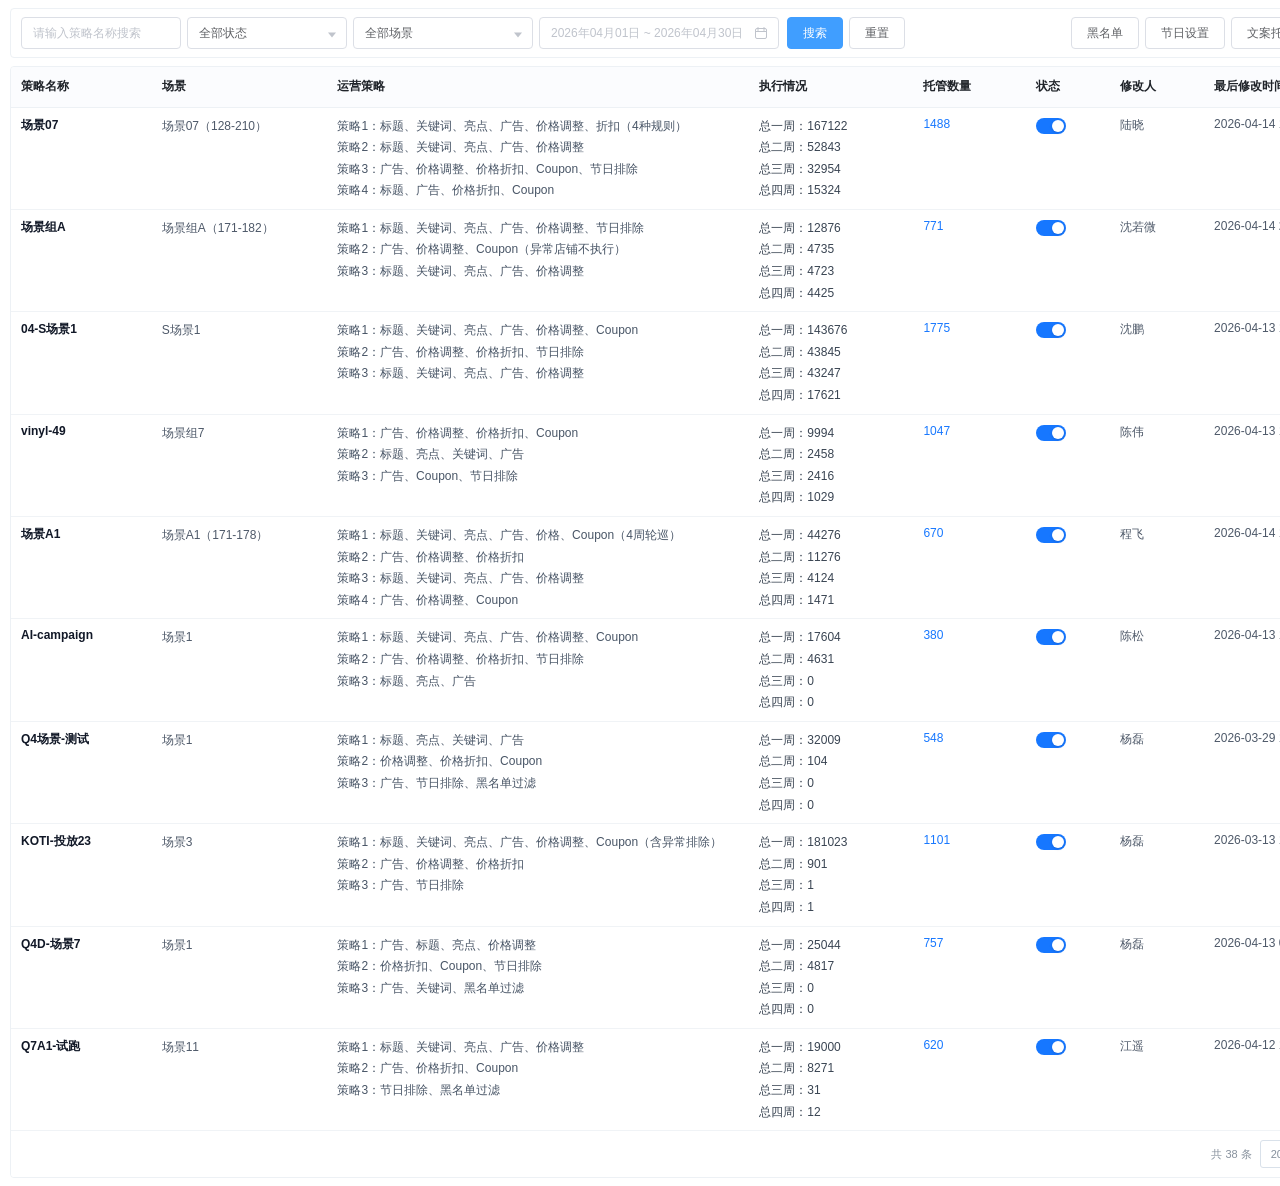
<file: FBA智能托管3.0/index.html>
<!DOCTYPE html>
<html lang="zh-CN">
<head>
  <meta charset="UTF-8" />
  <meta name="viewport" content="width=device-width, initial-scale=1.0" />
  <title>FBA智能托管3.0</title>
  <link rel="stylesheet" href="./styles.css" />
</head>
<body>
  <div class="page-shell">
    <header class="topbar">
      <div class="filters">
        <div class="field text-field keyword-filter">
          <span class="field-label">策略名称搜索</span>
          <input type="text" value="" placeholder="请输入策略名称搜索" />
        </div>
        <div class="field select-field">
          <span class="field-label">状态</span>
          <select>
            <option>全部状态</option>
            <option>启用</option>
            <option>禁用</option>
          </select>
        </div>
        <div class="field select-field scene-filter">
          <span class="field-label">场景</span>
          <select>
            <option>全部场景</option>
            <option>场景A（91-120）</option>
            <option>场景B（121-150）</option>
            <option>场景C（151-180）</option>
            <option>场景D（181-210）</option>
          </select>
        </div>
        <div class="field date-field">
          <span class="field-label">时间</span>
          <input type="text" placeholder="2026年04月01日 ~ 2026年04月30日" />
        </div>
        <div class="toolbar-buttons">
          <button class="btn btn-primary">搜索</button>
          <button class="btn btn-default">重置</button>
        </div>
      </div>
      <div class="actions">
        <button class="btn btn-outline" type="button" data-open-blacklist>黑名单</button>
        <button class="btn btn-outline">节日设置</button>
        <button class="btn btn-outline">文案托管</button>
        <button class="btn btn-primary">新增策略</button>
        <button class="btn btn-outline">导入</button>
      </div>
    </header>

    <main class="table-card">
      <table class="listing-table">
        <colgroup>
          <col class="col-name" />
          <col class="col-scene" />
          <col class="col-strategy" />
          <col class="col-execution" />
          <col class="col-count" />
          <col class="col-status" />
          <col class="col-editor" />
          <col class="col-time" />
          <col class="col-op" />
        </colgroup>
        <thead>
          <tr>
            <th>策略名称</th>
            <th>场景</th>
            <th>运营策略</th>
            <th>执行情况</th>
            <th>托管数量</th>
            <th>状态</th>
            <th>修改人</th>
            <th>最后修改时间</th>
            <th>操作</th>
          </tr>
        </thead>
        <tbody>
          <tr>
            <td><div class="name-cell"><strong>场景07</strong></div></td>
            <td><span class="plain-text">场景07（128-210）</span></td>
            <td><div class="multi-line"><span>策略1：标题、关键词、亮点、广告、价格调整、折扣（4种规则）</span><span>策略2：标题、关键词、亮点、广告、价格调整</span><span>策略3：广告、价格调整、价格折扣、Coupon、节日排除</span><span>策略4：标题、广告、价格折扣、Coupon</span></div></td>
            <td><div class="metric-cell"><span>总一周：167122</span><span>总二周：52843</span><span>总三周：32954</span><span>总四周：15324</span></div></td>
            <td><a href="#" class="link-number">1488</a></td>
            <td><label class="switch"><input type="checkbox" checked /><span class="slider"></span></label></td>
            <td>陆晓</td>
            <td>2026-04-14 10:34:34</td>
            <td><a href="#" class="op-link">编辑</a><a href="#" class="op-link">更多</a></td>
          </tr>
          <tr>
            <td><div class="name-cell"><strong>场景组A</strong></div></td>
            <td><span class="plain-text">场景组A（171-182）</span></td>
            <td><div class="multi-line"><span>策略1：标题、关键词、亮点、广告、价格调整、节日排除</span><span>策略2：广告、价格调整、Coupon（异常店铺不执行）</span><span>策略3：标题、关键词、亮点、广告、价格调整</span></div></td>
            <td><div class="metric-cell"><span>总一周：12876</span><span>总二周：4735</span><span>总三周：4723</span><span>总四周：4425</span></div></td>
            <td><a href="#" class="link-number">771</a></td>
            <td><label class="switch"><input type="checkbox" checked /><span class="slider"></span></label></td>
            <td>沈若微</td>
            <td>2026-04-14 21:04:09</td>
            <td><a href="#" class="op-link">编辑</a><a href="#" class="op-link">更多</a></td>
          </tr>
          <tr>
            <td><div class="name-cell"><strong>04-S场景1</strong></div></td>
            <td><span class="plain-text">S场景1</span></td>
            <td><div class="multi-line"><span>策略1：标题、关键词、亮点、广告、价格调整、Coupon</span><span>策略2：广告、价格调整、价格折扣、节日排除</span><span>策略3：标题、关键词、亮点、广告、价格调整</span></div></td>
            <td><div class="metric-cell"><span>总一周：143676</span><span>总二周：43845</span><span>总三周：43247</span><span>总四周：17621</span></div></td>
            <td><a href="#" class="link-number">1775</a></td>
            <td><label class="switch"><input type="checkbox" checked /><span class="slider"></span></label></td>
            <td>沈鹏</td>
            <td>2026-04-13 14:45:13</td>
            <td><a href="#" class="op-link">编辑</a><a href="#" class="op-link">更多</a></td>
          </tr>
          <tr>
            <td><div class="name-cell"><strong>vinyl-49</strong></div></td>
            <td><span class="plain-text">场景组7</span></td>
            <td><div class="multi-line"><span>策略1：广告、价格调整、价格折扣、Coupon</span><span>策略2：标题、亮点、关键词、广告</span><span>策略3：广告、Coupon、节日排除</span></div></td>
            <td><div class="metric-cell"><span>总一周：9994</span><span>总二周：2458</span><span>总三周：2416</span><span>总四周：1029</span></div></td>
            <td><a href="#" class="link-number">1047</a></td>
            <td><label class="switch"><input type="checkbox" checked /><span class="slider"></span></label></td>
            <td>陈伟</td>
            <td>2026-04-13 16:26:12</td>
            <td><a href="#" class="op-link">编辑</a><a href="#" class="op-link">更多</a></td>
          </tr>
          <tr>
            <td><div class="name-cell"><strong>场景A1</strong></div></td>
            <td><span class="plain-text">场景A1（171-178）</span></td>
            <td><div class="multi-line"><span>策略1：标题、关键词、亮点、广告、价格、Coupon（4周轮巡）</span><span>策略2：广告、价格调整、价格折扣</span><span>策略3：标题、关键词、亮点、广告、价格调整</span><span>策略4：广告、价格调整、Coupon</span></div></td>
            <td><div class="metric-cell"><span>总一周：44276</span><span>总二周：11276</span><span>总三周：4124</span><span>总四周：1471</span></div></td>
            <td><a href="#" class="link-number">670</a></td>
            <td><label class="switch"><input type="checkbox" checked /><span class="slider"></span></label></td>
            <td>程飞</td>
            <td>2026-04-14 14:21:49</td>
            <td><a href="#" class="op-link">编辑</a><a href="#" class="op-link">更多</a></td>
          </tr>
          <tr>
            <td><div class="name-cell"><strong>AI-campaign</strong></div></td>
            <td><span class="plain-text">场景1</span></td>
            <td><div class="multi-line"><span>策略1：标题、关键词、亮点、广告、价格调整、Coupon</span><span>策略2：广告、价格调整、价格折扣、节日排除</span><span>策略3：标题、亮点、广告</span></div></td>
            <td><div class="metric-cell"><span>总一周：17604</span><span>总二周：4631</span><span>总三周：0</span><span>总四周：0</span></div></td>
            <td><a href="#" class="link-number">380</a></td>
            <td><label class="switch"><input type="checkbox" checked /><span class="slider"></span></label></td>
            <td>陈松</td>
            <td>2026-04-13 19:56:52</td>
            <td><a href="#" class="op-link">编辑</a><a href="#" class="op-link">更多</a></td>
          </tr>
          <tr>
            <td><div class="name-cell"><strong>Q4场景-测试</strong></div></td>
            <td><span class="plain-text">场景1</span></td>
            <td><div class="multi-line"><span>策略1：标题、亮点、关键词、广告</span><span>策略2：价格调整、价格折扣、Coupon</span><span>策略3：广告、节日排除、黑名单过滤</span></div></td>
            <td><div class="metric-cell"><span>总一周：32009</span><span>总二周：104</span><span>总三周：0</span><span>总四周：0</span></div></td>
            <td><a href="#" class="link-number">548</a></td>
            <td><label class="switch"><input type="checkbox" checked /><span class="slider"></span></label></td>
            <td>杨磊</td>
            <td>2026-03-29 19:30:09</td>
            <td><a href="#" class="op-link">编辑</a><a href="#" class="op-link">更多</a></td>
          </tr>
          <tr>
            <td><div class="name-cell"><strong>KOTI-投放23</strong></div></td>
            <td><span class="plain-text">场景3</span></td>
            <td><div class="multi-line"><span>策略1：标题、关键词、亮点、广告、价格调整、Coupon（含异常排除）</span><span>策略2：广告、价格调整、价格折扣</span><span>策略3：广告、节日排除</span></div></td>
            <td><div class="metric-cell"><span>总一周：181023</span><span>总二周：901</span><span>总三周：1</span><span>总四周：1</span></div></td>
            <td><a href="#" class="link-number">1101</a></td>
            <td><label class="switch"><input type="checkbox" checked /><span class="slider"></span></label></td>
            <td>杨磊</td>
            <td>2026-03-13 10:47:46</td>
            <td><a href="#" class="op-link">编辑</a><a href="#" class="op-link">更多</a></td>
          </tr>
          <tr>
            <td><div class="name-cell"><strong>Q4D-场景7</strong></div></td>
            <td><span class="plain-text">场景1</span></td>
            <td><div class="multi-line"><span>策略1：广告、标题、亮点、价格调整</span><span>策略2：价格折扣、Coupon、节日排除</span><span>策略3：广告、关键词、黑名单过滤</span></div></td>
            <td><div class="metric-cell"><span>总一周：25044</span><span>总二周：4817</span><span>总三周：0</span><span>总四周：0</span></div></td>
            <td><a href="#" class="link-number">757</a></td>
            <td><label class="switch"><input type="checkbox" checked /><span class="slider"></span></label></td>
            <td>杨磊</td>
            <td>2026-04-13 09:12:33</td>
            <td><a href="#" class="op-link">编辑</a><a href="#" class="op-link">更多</a></td>
          </tr>
          <tr>
            <td><div class="name-cell"><strong>Q7A1-试跑</strong></div></td>
            <td><span class="plain-text">场景11</span></td>
            <td><div class="multi-line"><span>策略1：标题、关键词、亮点、广告、价格调整</span><span>策略2：广告、价格折扣、Coupon</span><span>策略3：节日排除、黑名单过滤</span></div></td>
            <td><div class="metric-cell"><span>总一周：19000</span><span>总二周：8271</span><span>总三周：31</span><span>总四周：12</span></div></td>
            <td><a href="#" class="link-number">620</a></td>
            <td><label class="switch"><input type="checkbox" checked /><span class="slider"></span></label></td>
            <td>江遥</td>
            <td>2026-04-12 17:06:08</td>
            <td><a href="#" class="op-link">编辑</a><a href="#" class="op-link">更多</a></td>
          </tr>
        </tbody>
      </table>

      <footer class="table-footer">
        <span class="footer-total">共 38 条</span>
        <span class="page-size">20条/页</span>
        <div class="pagination">
          <button class="page-btn">&lt;</button>
          <button class="page-btn active">1</button>
          <button class="page-btn">2</button>
          <button class="page-btn">&gt;</button>
        </div>
      </footer>
    </main>
  </div>
  <div class="modal-overlay" data-blacklist-modal hidden>
    <div class="modal-dialog blacklist-modal" role="dialog" aria-modal="true" aria-labelledby="blacklistModalTitle">
      <div class="modal-header">
        <h3 class="modal-title" id="blacklistModalTitle">黑名单</h3>
        <button class="modal-close" type="button" aria-label="关闭" data-close-blacklist>&times;</button>
      </div>
      <div class="modal-body">
        <div class="blacklist-toolbar">
          <div class="field blacklist-shop-field">
            <div class="blacklist-shop-dropdown" data-blacklist-shop-dropdown>
              <button class="blacklist-shop-trigger" type="button" data-blacklist-shop-trigger aria-expanded="false">
                <span data-blacklist-shop-value>全部店铺</span>
              </button>
              <div class="blacklist-shop-panel" data-blacklist-shop-panel hidden>
                <button class="blacklist-shop-option blacklist-shop-option-all" type="button" data-blacklist-shop-option="全部店铺">
                  全部店铺
                </button>
                <details class="blacklist-shop-group" open>
                  <summary>US</summary>
                  <div class="blacklist-shop-group-options">
                    <button class="blacklist-shop-option" type="button" data-blacklist-shop-option="Amazon-Z01501-US">Amazon-Z01501-US</button>
                    <button class="blacklist-shop-option" type="button" data-blacklist-shop-option="Amazon-Z01502-US">Amazon-Z01502-US</button>
                    <button class="blacklist-shop-option" type="button" data-blacklist-shop-option="Amazon-Z01503-US">Amazon-Z01503-US</button>
                  </div>
                </details>
                <details class="blacklist-shop-group">
                  <summary>CA</summary>
                  <div class="blacklist-shop-group-options">
                    <button class="blacklist-shop-option" type="button" data-blacklist-shop-option="Amazon-Z01501-CA">Amazon-Z01501-CA</button>
                    <button class="blacklist-shop-option" type="button" data-blacklist-shop-option="Amazon-Z01502-CA">Amazon-Z01502-CA</button>
                  </div>
                </details>
                <details class="blacklist-shop-group">
                  <summary>GB</summary>
                  <div class="blacklist-shop-group-options">
                    <button class="blacklist-shop-option" type="button" data-blacklist-shop-option="Amazon-Z01501-GB">Amazon-Z01501-GB</button>
                    <button class="blacklist-shop-option" type="button" data-blacklist-shop-option="Amazon-Z01502-GB">Amazon-Z01502-GB</button>
                  </div>
                </details>
                <details class="blacklist-shop-group">
                  <summary>DE</summary>
                  <div class="blacklist-shop-group-options">
                    <button class="blacklist-shop-option" type="button" data-blacklist-shop-option="Amazon-Z01501-DE">Amazon-Z01501-DE</button>
                    <button class="blacklist-shop-option" type="button" data-blacklist-shop-option="Amazon-Z01502-DE">Amazon-Z01502-DE</button>
                  </div>
                </details>
              </div>
            </div>
          </div>
          <div class="toolbar-buttons blacklist-search-buttons">
            <button class="btn btn-primary" type="button" data-blacklist-search>搜索</button>
            <button class="btn btn-default" type="button" data-blacklist-reset>重置</button>
          </div>
          <div class="toolbar-buttons modal-toolbar-buttons">
            <button class="btn btn-primary" type="button" data-blacklist-add>添加</button>
          </div>
        </div>
        <div class="blacklist-table-wrap">
          <table class="listing-table blacklist-table">
            <colgroup>
              <col class="blacklist-col-shop" />
              <col class="blacklist-col-brand" />
              <col class="blacklist-col-op" />
            </colgroup>
            <thead>
              <tr>
                <th>店铺</th>
                <th>品牌</th>
                <th>操作</th>
              </tr>
            </thead>
            <tbody data-blacklist-body></tbody>
          </table>
        </div>
      </div>
    </div>
  </div>
  <script>
    (function () {
      function setupDropdown(config) {
        const dropdown = document.querySelector(config.dropdown);
        if (!dropdown) return null;

        const trigger = dropdown.querySelector(config.trigger);
        const panel = dropdown.querySelector(config.panel);
        const value = dropdown.querySelector(config.value);
        const options = dropdown.querySelectorAll(config.option);

        function closePanel() {
          panel.hidden = true;
          trigger.setAttribute("aria-expanded", "false");
        }

        function openPanel() {
          panel.hidden = false;
          trigger.setAttribute("aria-expanded", "true");
        }

        trigger.addEventListener("click", function () {
          if (panel.hidden) {
            openPanel();
          } else {
            closePanel();
          }
        });

        options.forEach(function (option) {
          option.addEventListener("click", function () {
            value.textContent = option.getAttribute(config.optionAttr);
            closePanel();
          });
        });

        return { dropdown: dropdown, closePanel: closePanel };
      }

      const dropdowns = [];

      document.addEventListener("click", function (event) {
        dropdowns.forEach(function (item) {
          if (!item.dropdown.contains(event.target)) {
            item.closePanel();
          }
        });
      });

      const blacklistModal = document.querySelector("[data-blacklist-modal]");
      const openBlacklistButton = document.querySelector("[data-open-blacklist]");
      const closeBlacklistButton = document.querySelector("[data-close-blacklist]");
      const blacklistBody = document.querySelector("[data-blacklist-body]");
      const searchButton = document.querySelector("[data-blacklist-search]");
      const resetButton = document.querySelector("[data-blacklist-reset]");
      const addButton = document.querySelector("[data-blacklist-add]");
      const blacklistShopValue = document.querySelector("[data-blacklist-shop-value]");

      let blacklistRows = [
        { id: 1, shop: "Amazon-Z01501-US", brand: "Brand A" },
        { id: 2, shop: "Amazon-Z01502-CA", brand: "Brand B" },
        { id: 3, shop: "Amazon-Z01503-GB", brand: "Brand C" },
        { id: 4, shop: "Amazon-Z01502-DE", brand: "Brand D" }
      ];

      function renderBlacklistTable() {
        if (!blacklistBody) return;

        const selectedShop = blacklistShopValue ? blacklistShopValue.textContent.trim() : "全部店铺";
        const filteredRows = blacklistRows.filter(function (row) {
          return selectedShop === "全部店铺" || row.shop === selectedShop;
        });

        if (!filteredRows.length) {
          blacklistBody.innerHTML =
            '<tr><td colspan="3" class="blacklist-empty">暂无黑名单数据</td></tr>';
          return;
        }

        blacklistBody.innerHTML = filteredRows
          .map(function (row) {
            return (
              '<tr>' +
              '<td>' + row.shop + '</td>' +
              '<td>' + row.brand + '</td>' +
              '<td>' +
              '<button class="table-action-btn" type="button" data-blacklist-edit="' + row.id + '">编辑</button>' +
              '<button class="table-action-btn table-action-danger" type="button" data-blacklist-delete="' + row.id + '">删除</button>' +
              '</td>' +
              '</tr>'
            );
          })
          .join("");
      }

      function openBlacklistModal() {
        if (!blacklistModal) return;
        blacklistModal.hidden = false;
        document.body.classList.add("modal-open");
        renderBlacklistTable();
      }

      function closeBlacklistModal() {
        if (!blacklistModal) return;
        blacklistModal.hidden = true;
        document.body.classList.remove("modal-open");
      }

      if (openBlacklistButton) {
        openBlacklistButton.addEventListener("click", openBlacklistModal);
      }

      if (closeBlacklistButton) {
        closeBlacklistButton.addEventListener("click", closeBlacklistModal);
      }

      if (blacklistModal) {
        blacklistModal.addEventListener("click", function (event) {
          if (event.target === blacklistModal) {
            closeBlacklistModal();
          }
        });
      }

      if (searchButton) {
        searchButton.addEventListener("click", renderBlacklistTable);
      }

      if (resetButton) {
        resetButton.addEventListener("click", function () {
          if (blacklistShopValue) blacklistShopValue.textContent = "全部店铺";
          renderBlacklistTable();
        });
      }

      if (addButton) {
        addButton.addEventListener("click", function () {
          const shop = window.prompt("请输入店铺", "");
          if (!shop) return;
          const brand = window.prompt("请输入品牌", "");
          if (!brand) return;

          blacklistRows.unshift({
            id: Date.now(),
            shop: shop.trim(),
            brand: brand.trim()
          });
          renderBlacklistTable();
        });
      }

      if (blacklistBody) {
        blacklistBody.addEventListener("click", function (event) {
          const editId = event.target.getAttribute("data-blacklist-edit");
          const deleteId = event.target.getAttribute("data-blacklist-delete");

          if (editId) {
            const row = blacklistRows.find(function (item) {
              return String(item.id) === String(editId);
            });
            if (!row) return;

            const nextShop = window.prompt("编辑店铺", row.shop);
            if (!nextShop) return;
            const nextBrand = window.prompt("编辑品牌", row.brand);
            if (!nextBrand) return;

            row.shop = nextShop.trim();
            row.brand = nextBrand.trim();
            renderBlacklistTable();
          }

          if (deleteId) {
            const confirmed = window.confirm("确认删除该黑名单记录吗？");
            if (!confirmed) return;

            blacklistRows = blacklistRows.filter(function (item) {
              return String(item.id) !== String(deleteId);
            });
            renderBlacklistTable();
          }
        });
      }

      document.addEventListener("keydown", function (event) {
        if (event.key === "Escape" && blacklistModal && !blacklistModal.hidden) {
          closeBlacklistModal();
        }
      });

      const modalDropdown = setupDropdown({
        dropdown: "[data-blacklist-shop-dropdown]",
        trigger: "[data-blacklist-shop-trigger]",
        panel: "[data-blacklist-shop-panel]",
        value: "[data-blacklist-shop-value]",
        option: "[data-blacklist-shop-option]",
        optionAttr: "data-blacklist-shop-option"
      });

      if (modalDropdown) {
        dropdowns.push(modalDropdown);
      }
    })();
  </script>
</body>
</html>
</file>
<file: FBA智能托管3.0/styles.css>
:root {
  --page-bg: #ffffff;
  --card-bg: #ffffff;
  --border: #edf1f5;
  --border-dark: #d9e1ea;
  --text-main: #1f2329;
  --text-sub: #4e5969;
  --text-light: #86909c;
  --primary: #1677ff;
  --primary-hover: #4096ff;
  --row-hover: #fafcff;
}

* {
  box-sizing: border-box;
}

[hidden] {
  display: none !important;
}

body {
  margin: 0;
  font-family: "PingFang SC", "Microsoft YaHei", Arial, sans-serif;
  background: var(--page-bg);
  color: var(--text-main);
  min-width: 1480px;
}

button,
input,
select {
  font: inherit;
}

.page-shell {
  padding: 8px 10px;
}

.topbar {
  display: flex;
  align-items: flex-start;
  justify-content: space-between;
  gap: 10px;
  margin-bottom: 8px;
  padding: 8px 10px;
  border: 1px solid var(--border);
  border-radius: 4px;
  background: #fff;
  position: relative;
}

.filters,
.actions {
  display: flex;
  align-items: center;
  gap: 6px;
  flex-wrap: wrap;
}

.filters {
  flex: 1;
  padding-right: 236px;
  min-width: 0;
}

.actions {
  position: absolute;
  top: 8px;
  right: 10px;
  gap: 6px;
  flex-wrap: nowrap;
}

.field {
  display: flex;
  align-items: center;
  gap: 6px;
}

.field-label {
  font-size: 11px;
  color: #606266;
  white-space: nowrap;
  font-weight: 400;
  display: none;
}

.field select,
.field input {
  height: 32px;
  padding: 0 11px;
  border: 1px solid #dcdfe6;
  border-radius: 4px;
  background: #fff;
  color: #606266;
  outline: none;
  font-size: 12px;
  transition: border-color 0.2s ease, box-shadow 0.2s ease;
}

.field select:focus,
.field input:focus {
  border-color: #409eff;
  box-shadow: 0 0 0 2px rgba(64, 158, 255, 0.16);
}

.field select:hover,
.field input:hover {
  border-color: #c0c4cc;
}

.field input::placeholder {
  color: #c0c4cc;
}

.select-field {
  position: relative;
}

.select-field::after {
  content: "";
  position: absolute;
  right: 11px;
  top: 50%;
  width: 0;
  height: 0;
  border-left: 4px solid transparent;
  border-right: 4px solid transparent;
  border-top: 5px solid #c0c4cc;
  transform: translateY(-10%);
  pointer-events: none;
}

.select-field select {
  appearance: none;
  -webkit-appearance: none;
  -moz-appearance: none;
  padding-right: 30px;
}

.select-field select {
  width: 160px;
}

.scene-filter select {
  width: 180px;
}

.shop-filter::after {
  display: none;
}

.shop-dropdown,
.staff-dropdown,
.biz-dropdown {
  position: relative;
  width: 160px;
}

.shop-trigger,
.staff-trigger,
.biz-trigger {
  width: 100%;
  height: 32px;
  padding: 0 30px 0 11px;
  border: 1px solid #dcdfe6;
  border-radius: 4px;
  background: #fff;
  color: #606266;
  font-size: 12px;
  text-align: left;
  white-space: nowrap;
  overflow: hidden;
  text-overflow: ellipsis;
  cursor: pointer;
  transition: border-color 0.2s ease, box-shadow 0.2s ease;
}

.shop-trigger:hover,
.staff-trigger:hover,
.biz-trigger:hover {
  border-color: #c0c4cc;
}

.shop-trigger:focus,
.staff-trigger:focus,
.biz-trigger:focus {
  outline: none;
  border-color: #409eff;
  box-shadow: 0 0 0 2px rgba(64, 158, 255, 0.16);
}

.shop-dropdown::after,
.staff-dropdown::after,
.biz-dropdown::after {
  content: "";
  position: absolute;
  right: 11px;
  top: 50%;
  width: 0;
  height: 0;
  border-left: 4px solid transparent;
  border-right: 4px solid transparent;
  border-top: 5px solid #c0c4cc;
  transform: translateY(-10%);
  pointer-events: none;
}

.shop-panel,
.staff-panel,
.biz-panel {
  position: absolute;
  top: calc(100% + 4px);
  left: 0;
  width: 280px;
  max-height: 320px;
  overflow: auto;
  padding: 6px 0;
  border: 1px solid #e4e7ed;
  border-radius: 4px;
  background: #fff;
  box-shadow: 0 2px 12px rgba(0, 0, 0, 0.1);
  z-index: 20;
}

.shop-option,
.staff-option,
.biz-option {
  display: block;
  width: 100%;
  padding: 7px 12px 7px 30px;
  border: 0;
  background: #fff;
  color: #606266;
  font-size: 12px;
  text-align: left;
  cursor: pointer;
}

.shop-option:hover,
.staff-option:hover,
.biz-option:hover {
  background: #f5f7fa;
  color: #409eff;
}

.shop-option-all,
.staff-option-all,
.biz-option-all {
  padding-left: 12px;
}

.shop-group,
.staff-group,
.biz-group {
  border-top: 1px solid #f5f7fa;
}

.shop-group:first-of-type,
.staff-group:first-of-type,
.biz-group:first-of-type {
  border-top: 0;
}

.shop-group summary,
.staff-group summary,
.biz-group summary {
  position: relative;
  padding: 8px 12px 8px 28px;
  list-style: none;
  cursor: pointer;
  color: #303133;
  font-size: 12px;
  font-weight: 500;
}

.shop-group summary::-webkit-details-marker,
.staff-group summary::-webkit-details-marker,
.biz-group summary::-webkit-details-marker {
  display: none;
}

.shop-group summary::before,
.staff-group summary::before,
.biz-group summary::before {
  content: "";
  position: absolute;
  left: 12px;
  top: 50%;
  width: 0;
  height: 0;
  border-top: 4px solid transparent;
  border-bottom: 4px solid transparent;
  border-left: 5px solid #909399;
  transform: translateY(-50%);
  transition: transform 0.2s ease;
}

.shop-group[open] summary::before,
.staff-group[open] summary::before,
.biz-group[open] summary::before {
  transform: translateY(-25%) rotate(90deg);
}

.shop-group-options,
.staff-group-options,
.biz-group-options {
  padding-bottom: 4px;
}

.staff-filter::after,
.biz-filter::after {
  display: none;
}

.date-field input {
  width: 160px;
  padding-right: 30px;
}

.text-field input {
  width: 160px;
}

.grow {
  flex: 0 0 auto;
  min-width: auto;
}

.grow input {
  width: 160px;
}

.date-field {
  position: relative;
}

.date-field input {
  width: 240px;
}

.date-field::after {
  content: "";
  position: absolute;
  right: 11px;
  top: 50%;
  width: 14px;
  height: 14px;
  transform: translateY(-50%);
  pointer-events: none;
  background-image: url("data:image/svg+xml,%3Csvg xmlns='http://www.w3.org/2000/svg' width='14' height='14' viewBox='0 0 14 14'%3E%3Crect x='1.5' y='2.5' width='11' height='10' rx='1.5' fill='none' stroke='%23C0C4CC'/%3E%3Cpath d='M1.5 5.5h11' stroke='%23C0C4CC'/%3E%3Cpath d='M4 1.5v3M10 1.5v3' stroke='%23C0C4CC' stroke-linecap='round'/%3E%3C/svg%3E");
  background-repeat: no-repeat;
  background-position: center;
  background-size: 14px 14px;
}

.toolbar-buttons {
  display: flex;
  gap: 6px;
  margin-left: 2px;
}

.btn {
  height: 32px;
  padding: 0 15px;
  border-radius: 4px;
  border: 1px solid transparent;
  cursor: pointer;
  font-size: 12px;
  font-weight: 500;
  line-height: 30px;
  transition: color 0.2s ease, border-color 0.2s ease, background-color 0.2s ease,
    box-shadow 0.2s ease;
  background: #fff;
  white-space: nowrap;
}

.btn-primary {
  background: #409eff;
  border-color: #409eff;
  color: #fff;
}

.btn-primary:hover {
  background: #66b1ff;
  border-color: #66b1ff;
}

.btn-default,
.btn-outline {
  border-color: #dcdfe6;
  color: #606266;
  background: #fff;
}

.btn-default:hover,
.btn-outline:hover {
  color: #409eff;
  border-color: #c6e2ff;
  background: #ecf5ff;
}

.table-card {
  background: var(--card-bg);
  border: 1px solid var(--border);
  border-radius: 4px;
  overflow: hidden;
}

.listing-table {
  width: 100%;
  border-collapse: collapse;
  table-layout: fixed;
}

.listing-table thead th {
  height: 40px;
  padding: 0 10px;
  text-align: left;
  font-size: 12px;
  font-weight: 600;
  color: #1f2329;
  border-bottom: 1px solid var(--border);
  background: #fbfcfe;
  white-space: nowrap;
}

.listing-table tbody td {
  padding: 9px 10px;
  vertical-align: top;
  font-size: 12px;
  color: var(--text-sub);
  border-bottom: 1px solid #f0f3f6;
  background: #fff;
}

.listing-table tbody tr:hover td {
  background: var(--row-hover);
}

.listing-table input[type="checkbox"] {
  width: 13px;
  height: 13px;
  margin-top: 1px;
}

.name-cell {
  display: flex;
  flex-direction: column;
  gap: 4px;
}

.name-cell strong {
  font-size: 12px;
  font-weight: 600;
  color: #111827;
}

.name-cell span,
.plain-text,
.metric-cell span,
.multi-line span {
  line-height: 1.55;
}

.multi-line,
.metric-cell {
  display: flex;
  flex-direction: column;
  gap: 3px;
}

.multi-line {
  color: #485566;
}

.metric-cell {
  color: #394452;
}

.link-number,
.op-link {
  color: var(--primary);
  text-decoration: none;
}

.link-number:hover,
.op-link:hover {
  text-decoration: underline;
}

.op-link + .op-link {
  margin-left: 8px;
}

.switch {
  position: relative;
  display: inline-block;
  width: 30px;
  height: 16px;
  margin-top: 1px;
}

.switch input {
  opacity: 0;
  width: 0;
  height: 0;
}

.slider {
  position: absolute;
  inset: 0;
  background-color: #c9d3e0;
  border-radius: 16px;
  transition: 0.2s ease;
}

.slider::before {
  content: "";
  position: absolute;
  width: 12px;
  height: 12px;
  left: 2px;
  top: 2px;
  background: #fff;
  border-radius: 50%;
  box-shadow: 0 1px 3px rgba(15, 23, 42, 0.15);
  transition: 0.2s ease;
}

.switch input:checked + .slider {
  background: var(--primary);
}

.switch input:checked + .slider::before {
  transform: translateX(14px);
}

.table-footer {
  display: flex;
  align-items: center;
  justify-content: flex-end;
  gap: 8px;
  padding: 9px 12px;
  background: #fff;
  color: var(--text-light);
  font-size: 11px;
}

.footer-total {
  color: var(--text-light);
}

.page-size {
  height: 28px;
  line-height: 26px;
  padding: 0 10px;
  border: 1px solid var(--border-dark);
  border-radius: 3px;
  background: #fff;
}

.pagination {
  display: flex;
  gap: 6px;
}

.page-btn {
  min-width: 28px;
  height: 28px;
  border: 1px solid var(--border-dark);
  border-radius: 3px;
  background: #fff;
  color: var(--text-sub);
  cursor: pointer;
  font-size: 11px;
}

.page-btn.active {
  color: #fff;
  background: var(--primary);
  border-color: var(--primary);
}

.page-btn:hover {
  border-color: var(--primary-hover);
  color: var(--primary);
}

.page-btn.active:hover {
  color: #fff;
}

.col-name {
  width: 120px;
}

.col-scene {
  width: 150px;
}

.col-strategy {
  width: 360px;
}

.col-execution {
  width: 140px;
}

.col-count {
  width: 96px;
}

.col-status {
  width: 72px;
}

.col-editor {
  width: 80px;
}

.col-time {
  width: 140px;
}

.col-op {
  width: 86px;
}

body.modal-open {
  overflow: hidden;
}

.modal-overlay {
  position: fixed;
  inset: 0;
  display: flex;
  align-items: center;
  justify-content: center;
  padding: 24px;
  background: rgba(0, 0, 0, 0.42);
  z-index: 1000;
}

.modal-dialog {
  width: 1148px;
  max-width: calc(100vw - 48px);
  max-height: calc(100vh - 48px);
  border-radius: 8px;
  background: #fff;
  box-shadow: 0 12px 32px rgba(31, 35, 41, 0.18);
  overflow: hidden;
}

.modal-header {
  display: flex;
  align-items: center;
  justify-content: space-between;
  padding: 16px 20px;
  border-bottom: 1px solid #ebeef5;
}

.modal-title {
  margin: 0;
  font-size: 16px;
  font-weight: 600;
  color: #1f2329;
}

.modal-close {
  width: 28px;
  height: 28px;
  border: 0;
  background: transparent;
  color: #909399;
  font-size: 22px;
  line-height: 28px;
  cursor: pointer;
}

.modal-close:hover {
  color: #409eff;
}

.modal-body {
  padding: 16px 20px 20px;
}

.blacklist-toolbar {
  display: flex;
  align-items: center;
  gap: 12px;
  margin-bottom: 16px;
}

.modal-toolbar-buttons {
  margin-left: auto;
}

.blacklist-search-buttons {
  margin-left: 0;
}

.blacklist-shop-dropdown {
  position: relative;
  width: 220px;
}

.blacklist-shop-trigger {
  width: 100%;
  height: 32px;
  padding: 0 30px 0 11px;
  border: 1px solid #dcdfe6;
  border-radius: 4px;
  background: #fff;
  color: #606266;
  font-size: 12px;
  text-align: left;
  white-space: nowrap;
  overflow: hidden;
  text-overflow: ellipsis;
  cursor: pointer;
  transition: border-color 0.2s ease, box-shadow 0.2s ease;
}

.blacklist-shop-trigger:hover {
  border-color: #c0c4cc;
}

.blacklist-shop-trigger:focus {
  outline: none;
  border-color: #409eff;
  box-shadow: 0 0 0 2px rgba(64, 158, 255, 0.16);
}

.blacklist-shop-dropdown::after {
  content: "";
  position: absolute;
  right: 11px;
  top: 50%;
  width: 0;
  height: 0;
  border-left: 4px solid transparent;
  border-right: 4px solid transparent;
  border-top: 5px solid #c0c4cc;
  transform: translateY(-10%);
  pointer-events: none;
}

.blacklist-shop-panel {
  position: absolute;
  top: calc(100% + 4px);
  left: 0;
  width: 320px;
  max-height: 320px;
  overflow: auto;
  padding: 6px 0;
  border: 1px solid #e4e7ed;
  border-radius: 4px;
  background: #fff;
  box-shadow: 0 2px 12px rgba(0, 0, 0, 0.1);
  z-index: 20;
}

.blacklist-shop-option {
  display: block;
  width: 100%;
  padding: 7px 12px 7px 30px;
  border: 0;
  background: #fff;
  color: #606266;
  font-size: 12px;
  text-align: left;
  cursor: pointer;
}

.blacklist-shop-option:hover {
  background: #f5f7fa;
  color: #409eff;
}

.blacklist-shop-option-all {
  padding-left: 12px;
}

.blacklist-shop-group {
  border-top: 1px solid #f5f7fa;
}

.blacklist-shop-group:first-of-type {
  border-top: 0;
}

.blacklist-shop-group summary {
  position: relative;
  padding: 8px 12px 8px 28px;
  list-style: none;
  cursor: pointer;
  color: #303133;
  font-size: 12px;
  font-weight: 500;
}

.blacklist-shop-group summary::-webkit-details-marker {
  display: none;
}

.blacklist-shop-group summary::before {
  content: "";
  position: absolute;
  left: 12px;
  top: 50%;
  width: 0;
  height: 0;
  border-top: 4px solid transparent;
  border-bottom: 4px solid transparent;
  border-left: 5px solid #909399;
  transform: translateY(-50%);
  transition: transform 0.2s ease;
}

.blacklist-shop-group[open] summary::before {
  transform: translateY(-25%) rotate(90deg);
}

.blacklist-shop-group-options {
  padding-bottom: 4px;
}

.blacklist-table-wrap {
  border: 1px solid #ebeef5;
  border-radius: 4px;
  overflow: hidden;
}

.blacklist-table thead th {
  background: #f8f9fb;
}

.blacklist-col-shop {
  width: 300px;
}

.blacklist-col-brand {
  width: 300px;
}

.blacklist-col-op {
  width: 160px;
}

.table-action-btn {
  margin: 0;
  padding: 0;
  border: 0;
  background: transparent;
  color: #409eff;
  font-size: 12px;
  cursor: pointer;
}

.table-action-btn + .table-action-btn {
  margin-left: 12px;
}

.table-action-danger {
  color: #f56c6c;
}

.table-action-btn:hover {
  text-decoration: underline;
}

.blacklist-empty {
  padding: 32px 0;
  text-align: center;
  color: #909399;
}
</file>
